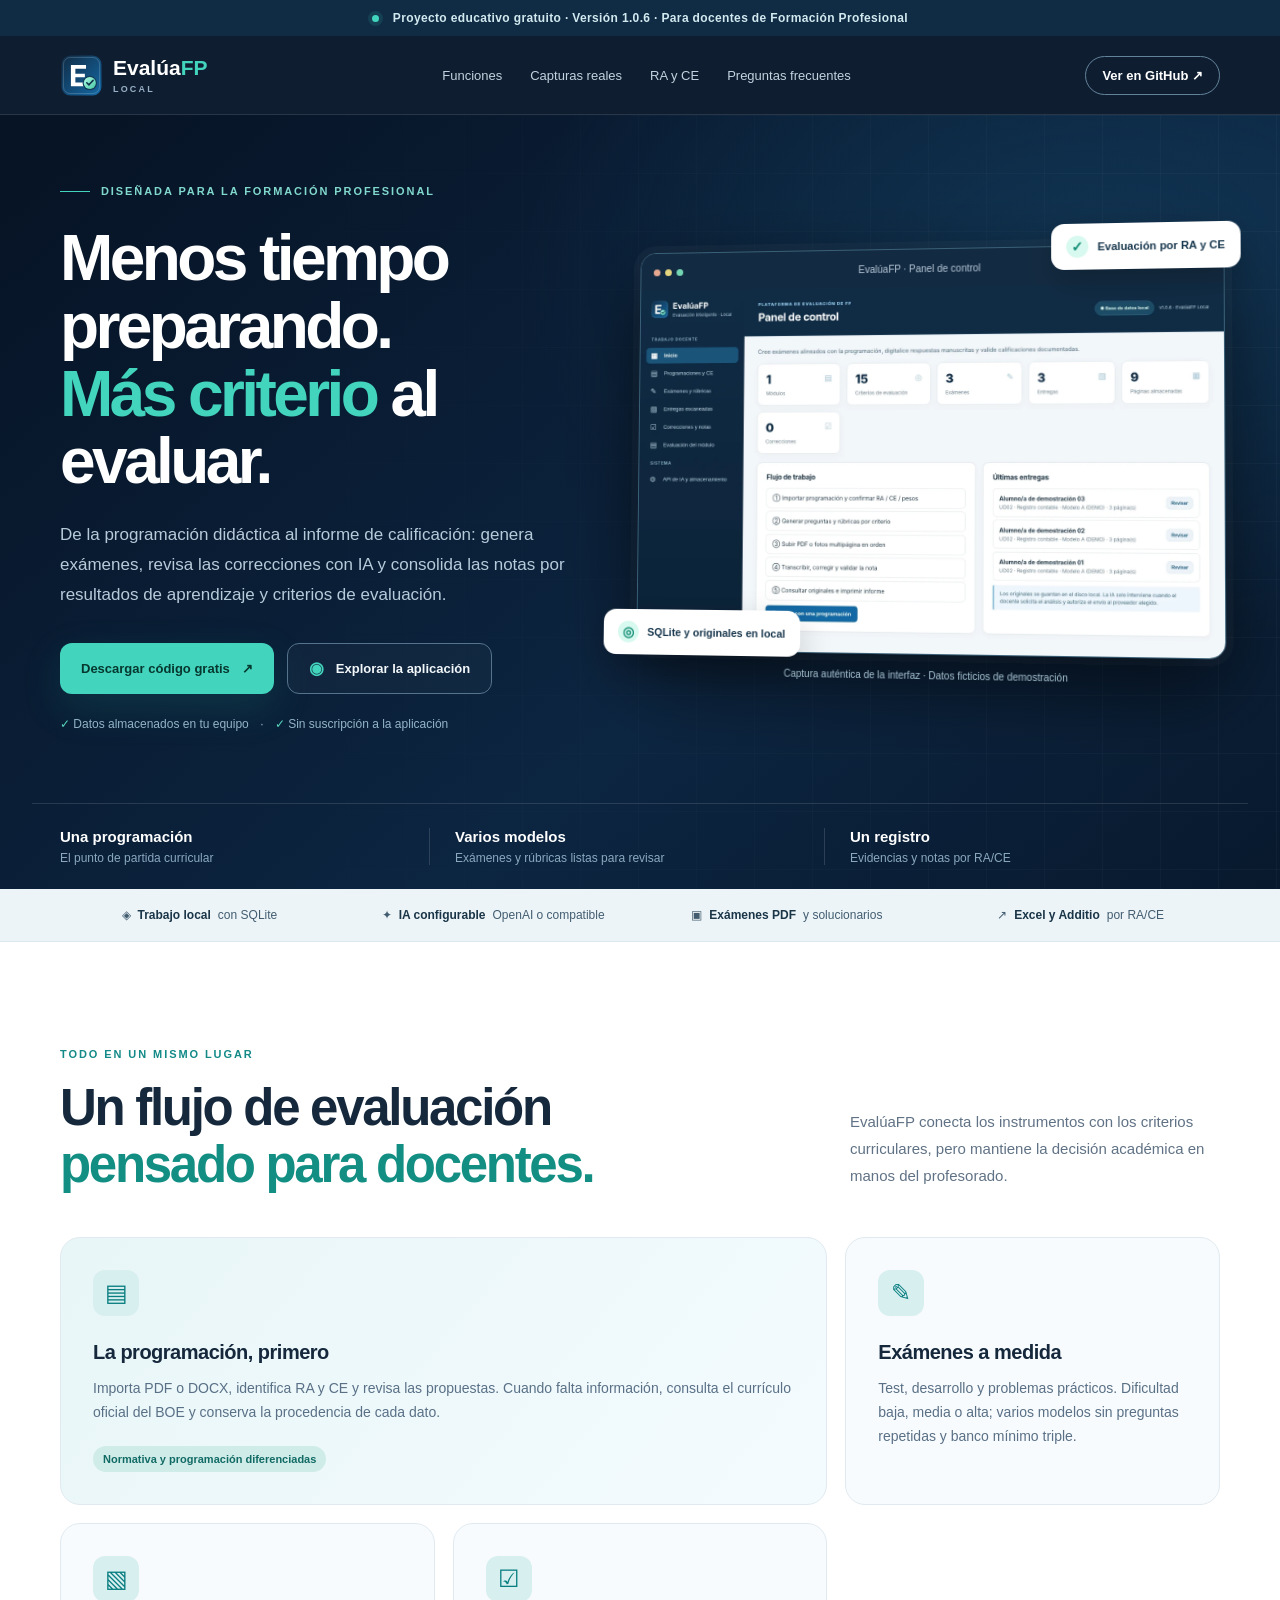
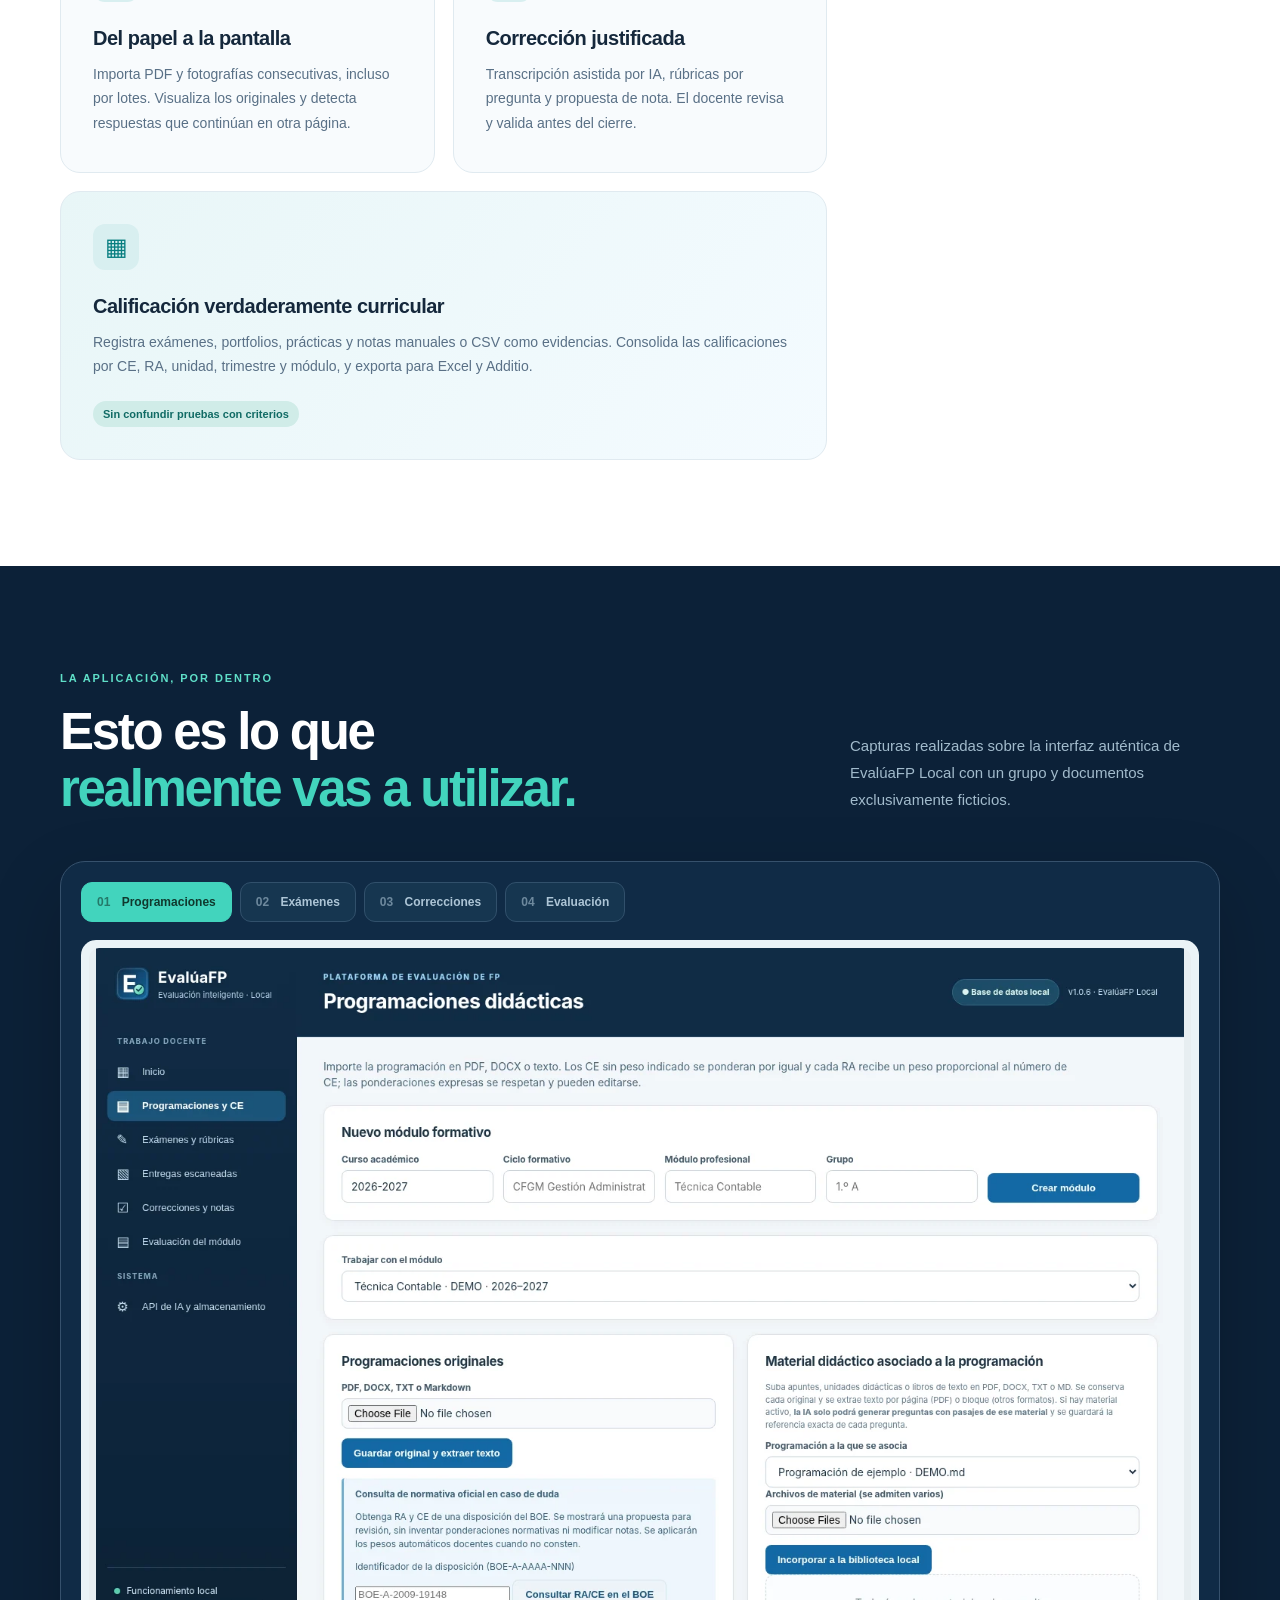
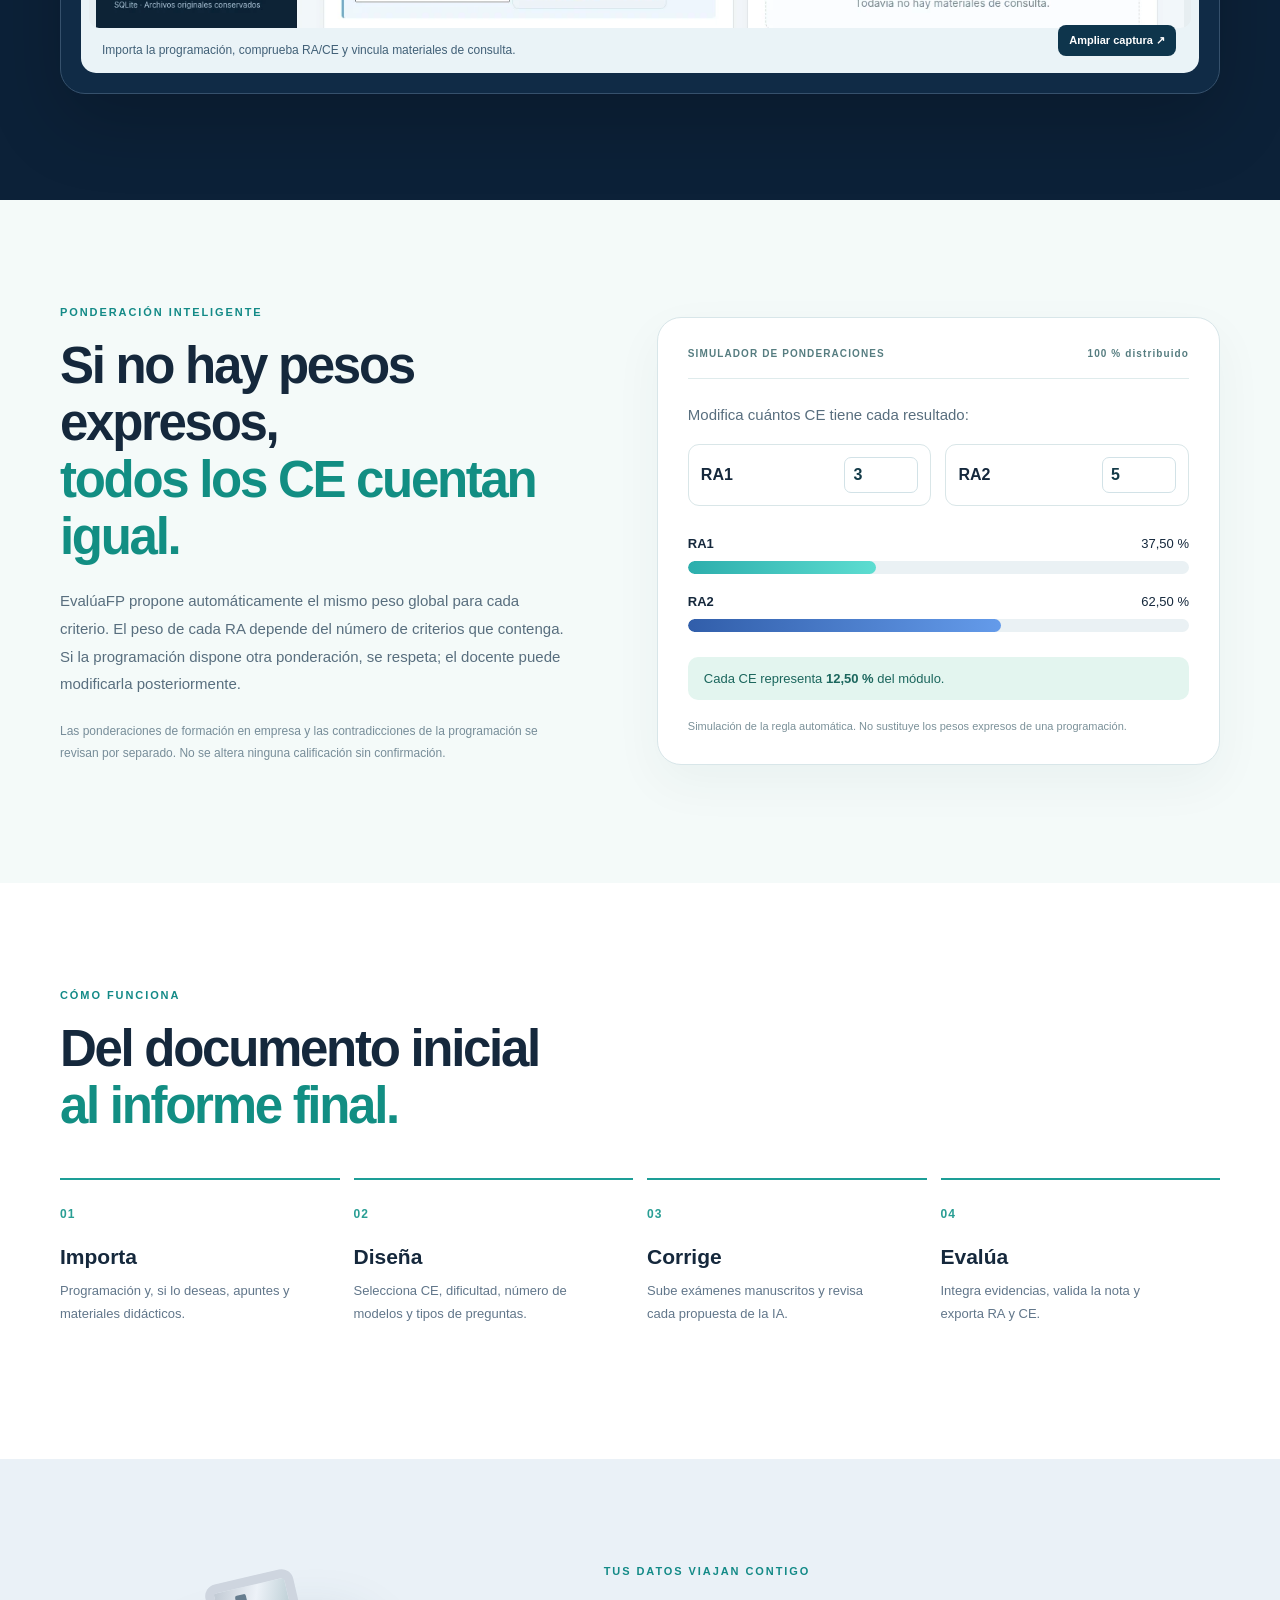
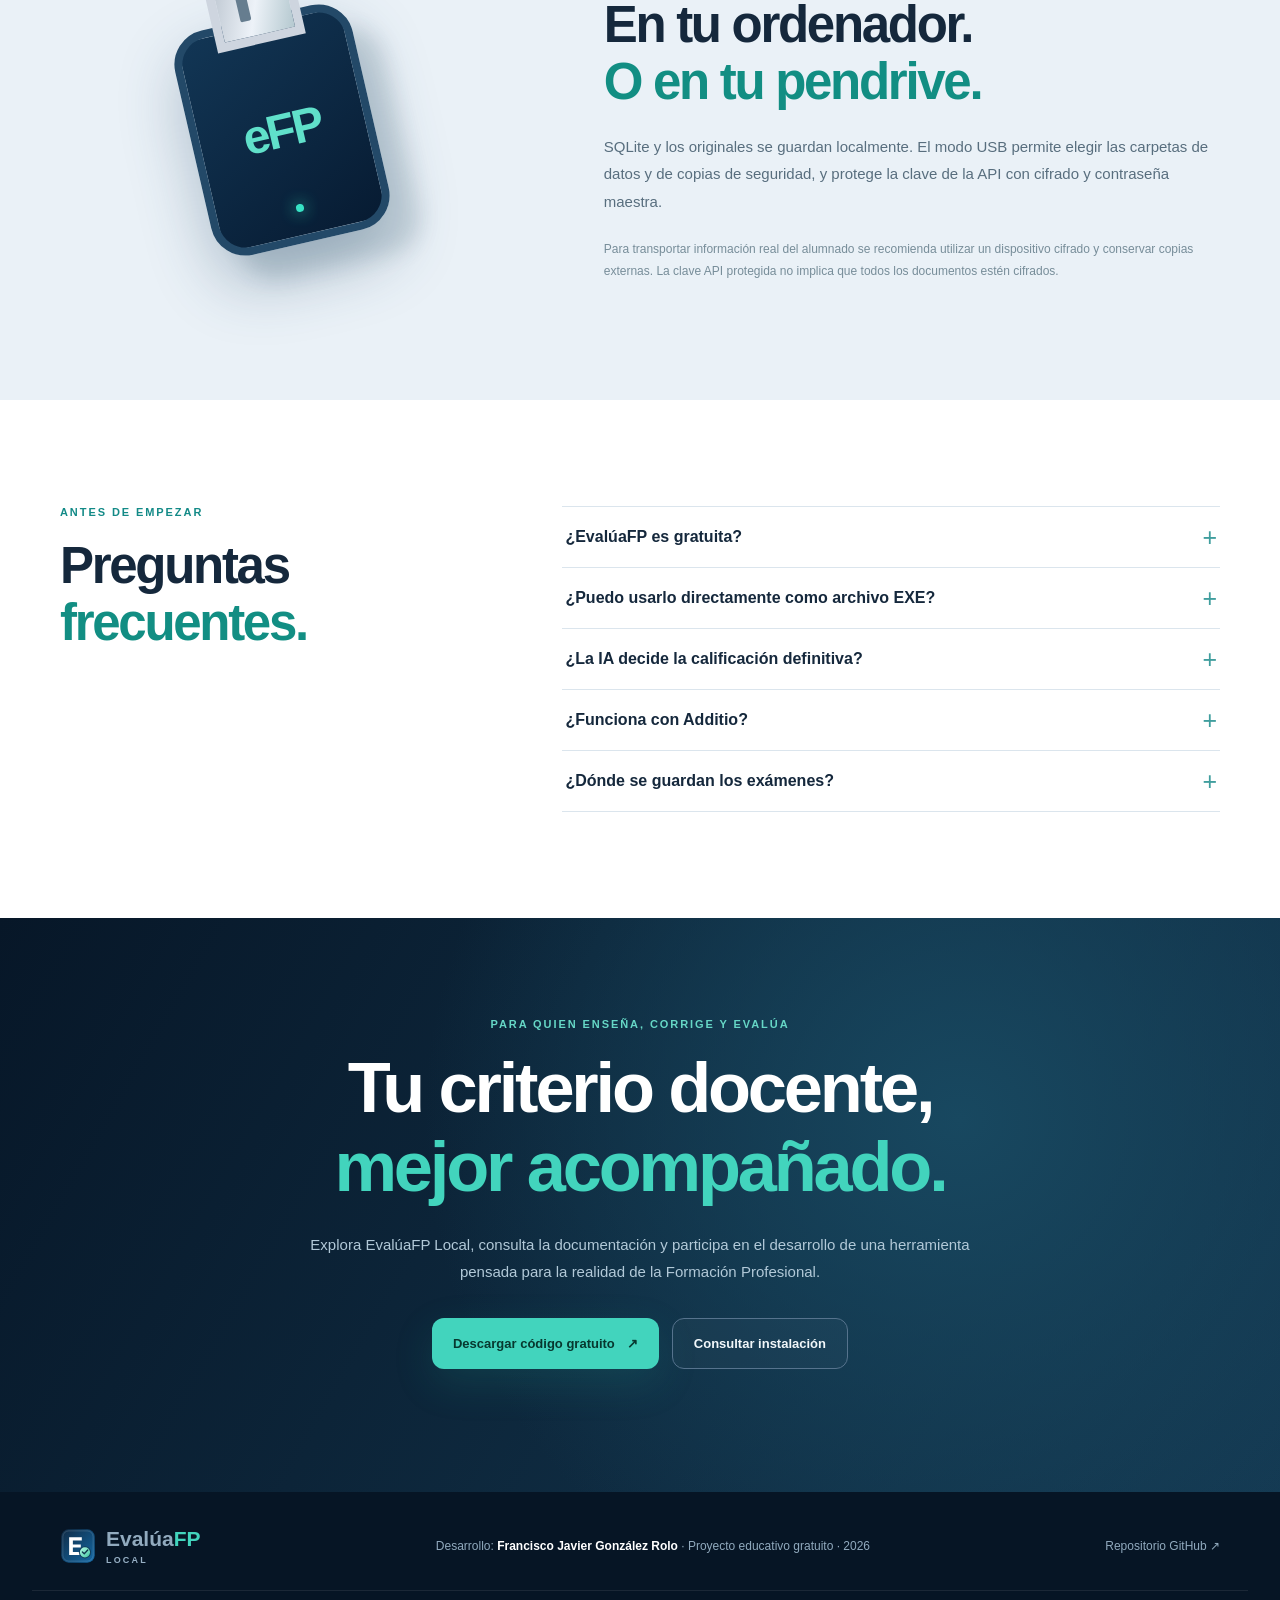
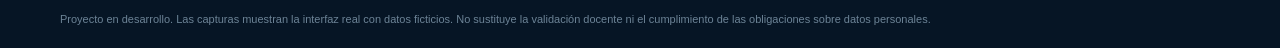
<file: docs/index.html>
<!doctype html>
<html lang="es">
<head>
  <meta charset="utf-8">
  <meta name="viewport" content="width=device-width, initial-scale=1">
  <meta name="color-scheme" content="dark light">
  <meta name="theme-color" content="#09172c">
  <meta name="description" content="EvalúaFP Local: genera exámenes alineados con los RA y CE, corrige manuscritos con IA bajo revisión docente y organiza la evaluación de FP. Descarga gratuita.">
  <meta property="og:type" content="website">
  <meta property="og:title" content="EvalúaFP Local · Evaluación de FP, con rigor y sin complicaciones">
  <meta property="og:description" content="Programaciones, exámenes, rúbricas, corrección asistida y evaluación curricular RA/CE. Gratuito, con SQLite local y modo USB.">
  <meta property="og:image" content="https://raw.githubusercontent.com/atreyu1968/EvaluaFP/main/docs/assets/screenshots/panel.webp">
  <title>EvalúaFP Local — La evaluación de FP, bajo tu control</title>
  <link rel="icon" type="image/svg+xml" href="assets/logo.svg">
  <link rel="stylesheet" href="assets/landing.css">
  <script src="assets/landing.js" defer></script>
</head>
<body>
  <a class="skip" href="#contenido">Saltar al contenido</a>
  <div class="announcement"><span class="announcement-dot"></span> Proyecto educativo gratuito · Versión 1.0.6 · Para docentes de Formación Profesional</div>
  <header class="site-header" id="inicio">
    <div class="wrap head-inner">
      <a class="wordmark" href="#inicio" aria-label="EvalúaFP, ir al inicio"><img src="assets/logo.svg" alt="" width="43" height="43"><span>Evalúa<span class="accent">FP</span><small>LOCAL</small></span></a>
      <nav class="main-nav" aria-label="Navegación principal"><a href="#funciones">Funciones</a><a href="#capturas">Capturas reales</a><a href="#ponderaciones">RA y CE</a><a href="#preguntas">Preguntas frecuentes</a></nav>
      <a class="nav-cta" href="https://github.com/atreyu1968/EvaluaFP" target="_blank" rel="noopener noreferrer">Ver en GitHub <span aria-hidden="true">↗</span></a>
    </div>
  </header>
  <main id="contenido">
    <section class="hero">
      <div class="hero-glow" aria-hidden="true"></div>
      <div class="wrap hero-grid">
        <div class="hero-copy">
          <div class="eyebrow"><span class="line"></span> DISEÑADA PARA LA FORMACIÓN PROFESIONAL</div>
          <h1>Menos tiempo preparando.<br><em>Más criterio</em> al evaluar.</h1>
          <p class="hero-sub">De la programación didáctica al informe de calificación: genera exámenes, revisa las correcciones con IA y consolida las notas por resultados de aprendizaje y criterios de evaluación.</p>
          <div class="hero-actions"><a class="btn btn-primary" href="https://github.com/atreyu1968/EvaluaFP/archive/refs/heads/main.zip" target="_blank" rel="noopener noreferrer">Descargar código gratis <span aria-hidden="true">↗</span></a><a class="btn btn-ghost" href="#capturas"><span class="play" aria-hidden="true">◉</span> Explorar la aplicación</a></div>
          <p class="hero-note"><span class="check">✓</span> Datos almacenados en tu equipo <span class="sep">·</span> <span class="check">✓</span> Sin suscripción a la aplicación</p>
        </div>
        <div class="hero-media">
          <div class="hero-chip topchip"><span class="mini-check">✓</span><span>Evaluación por RA y CE</span></div>
          <div class="app-frame"><div class="frame-header"><div class="traffic" aria-hidden="true"><i></i><i></i><i></i></div><span>EvalúaFP · Panel de control</span><span class="frame-local">● LOCAL</span></div><img src="assets/screenshots/panel.webp" alt="Captura real de EvalúaFP: panel de control de la aplicación con datos de demostración" width="1440" height="900" fetchpriority="high"></div>
          <div class="hero-chip bottomchip"><span class="mini-check">◎</span><span>SQLite y originales en local</span></div>
          <div class="demo-label">Captura auténtica de la interfaz · Datos ficticios de demostración</div>
        </div>
      </div>
      <div class="wrap hero-bottom"><div><strong>Una programación</strong><span>El punto de partida curricular</span></div><div><strong>Varios modelos</strong><span>Exámenes y rúbricas listas para revisar</span></div><div><strong>Un registro</strong><span>Evidencias y notas por RA/CE</span></div></div>
    </section>
    <section class="trust-band" aria-label="Características principales"><div class="wrap trust-items"><span>◈ <b>Trabajo local</b> con SQLite</span><span>✦ <b>IA configurable</b> OpenAI o compatible</span><span>▣ <b>Exámenes PDF</b> y solucionarios</span><span>↗ <b>Excel y Additio</b> por RA/CE</span></div></section>

    <section class="section features" id="funciones">
      <div class="wrap">
        <div class="section-top"><div><p class="kicker">TODO EN UN MISMO LUGAR</p><h2>Un flujo de evaluación<br><em>pensado para docentes.</em></h2></div><p>EvalúaFP conecta los instrumentos con los criterios curriculares, pero mantiene la decisión académica en manos del profesorado.</p></div>
        <div class="feature-grid">
          <article class="feature-card feature-wide"><div class="feature-symbol">▤</div><h3>La programación, primero</h3><p>Importa PDF o DOCX, identifica RA y CE y revisa las propuestas. Cuando falta información, consulta el currículo oficial del BOE y conserva la procedencia de cada dato.</p><span class="mini-pill">Normativa y programación diferenciadas</span></article>
          <article class="feature-card"><div class="feature-symbol">✎</div><h3>Exámenes a medida</h3><p>Test, desarrollo y problemas prácticos. Dificultad baja, media o alta; varios modelos sin preguntas repetidas y banco mínimo triple.</p></article>
          <article class="feature-card"><div class="feature-symbol">▧</div><h3>Del papel a la pantalla</h3><p>Importa PDF y fotografías consecutivas, incluso por lotes. Visualiza los originales y detecta respuestas que continúan en otra página.</p></article>
          <article class="feature-card"><div class="feature-symbol">☑</div><h3>Corrección justificada</h3><p>Transcripción asistida por IA, rúbricas por pregunta y propuesta de nota. El docente revisa y valida antes del cierre.</p></article>
          <article class="feature-card feature-wide"><div class="feature-symbol">▦</div><h3>Calificación verdaderamente curricular</h3><p>Registra exámenes, portfolios, prácticas y notas manuales o CSV como evidencias. Consolida las calificaciones por CE, RA, unidad, trimestre y módulo, y exporta para Excel y Additio.</p><span class="mini-pill">Sin confundir pruebas con criterios</span></article>
        </div>
      </div>
    </section>

    <section class="section screen-section" id="capturas">
      <div class="wrap">
        <div class="section-top"><div><p class="kicker">LA APLICACIÓN, POR DENTRO</p><h2>Esto es lo que<br><em>realmente vas a utilizar.</em></h2></div><p>Capturas realizadas sobre la interfaz auténtica de EvalúaFP Local con un grupo y documentos exclusivamente ficticios.</p></div>
        <div class="showcase">
          <div class="showcase-controls" role="tablist" aria-label="Capturas de la aplicación">
            <button role="tab" class="screen-tab active" aria-selected="true" aria-controls="screen-image" data-shot="programaciones"><span>01</span> Programaciones</button>
            <button role="tab" class="screen-tab" aria-selected="false" aria-controls="screen-image" data-shot="examenes"><span>02</span> Exámenes</button>
            <button role="tab" class="screen-tab" aria-selected="false" aria-controls="screen-image" data-shot="correcciones"><span>03</span> Correcciones</button>
            <button role="tab" class="screen-tab" aria-selected="false" aria-controls="screen-image" data-shot="evaluacion"><span>04</span> Evaluación</button>
          </div>
          <div class="showcase-inner"><figure><img id="screen-image" src="assets/screenshots/programaciones.webp" alt="Captura real de la sección Programaciones didácticas de EvalúaFP con datos ficticios" width="1440" height="900" loading="lazy"><figcaption id="screen-caption">Importa la programación, comprueba RA/CE y vincula materiales de consulta.</figcaption></figure><button class="zoom-button" id="zoom-shot" type="button" aria-label="Ampliar captura">Ampliar captura <span aria-hidden="true">↗</span></button></div>
        </div>
      </div>
    </section>

    <section class="section weight-section" id="ponderaciones">
      <div class="wrap weight-grid">
        <div><p class="kicker">PONDERACIÓN INTELIGENTE</p><h2>Si no hay pesos expresos,<br><em>todos los CE cuentan igual.</em></h2><p>EvalúaFP propone automáticamente el mismo peso global para cada criterio. El peso de cada RA depende del número de criterios que contenga. Si la programación dispone otra ponderación, se respeta; el docente puede modificarla posteriormente.</p><p class="quiet-note">Las ponderaciones de formación en empresa y las contradicciones de la programación se revisan por separado. No se altera ninguna calificación sin confirmación.</p></div>
        <div class="calculator" aria-label="Ejemplo interactivo de ponderación por criterios"><div class="calc-header"><span>SIMULADOR DE PONDERACIONES</span><span>100 % distribuido</span></div><p>Modifica cuántos CE tiene cada resultado:</p><div class="calc-inputs"><label>RA1 <input id="count-ra1" type="number" value="3" min="1" max="30" step="1"></label><label>RA2 <input id="count-ra2" type="number" value="5" min="1" max="30" step="1"></label></div><div class="weight-bars"><div class="weight-label"><strong>RA1</strong><span id="weight-ra1">37,50 %</span></div><div class="bar"><div id="bar-ra1" class="bar-fill a" style="width:37.5%"></div></div><div class="weight-label"><strong>RA2</strong><span id="weight-ra2">62,50 %</span></div><div class="bar"><div id="bar-ra2" class="bar-fill b" style="width:62.5%"></div></div></div><div class="calc-result">Cada CE representa <b id="weight-ce">12,50 %</b> del módulo.</div><small>Simulación de la regla automática. No sustituye los pesos expresos de una programación.</small></div>
      </div>
    </section>

    <section class="section workflow"><div class="wrap"><div class="section-top"><div><p class="kicker">CÓMO FUNCIONA</p><h2>Del documento inicial<br><em>al informe final.</em></h2></div></div><div class="steps"><div><b>01</b><h3>Importa</h3><p>Programación y, si lo deseas, apuntes y materiales didácticos.</p></div><div><b>02</b><h3>Diseña</h3><p>Selecciona CE, dificultad, número de modelos y tipos de preguntas.</p></div><div><b>03</b><h3>Corrige</h3><p>Sube exámenes manuscritos y revisa cada propuesta de la IA.</p></div><div><b>04</b><h3>Evalúa</h3><p>Integra evidencias, valida la nota y exporta RA y CE.</p></div></div></div></section>

    <section class="section portability"><div class="wrap portability-inner"><div class="usb-art" aria-hidden="true"><div class="usb-outline"><span>eFP</span><i></i></div><div class="usb-shadow"></div></div><div><p class="kicker">TUS DATOS VIAJAN CONTIGO</p><h2>En tu ordenador.<br><em>O en tu pendrive.</em></h2><p>SQLite y los originales se guardan localmente. El modo USB permite elegir las carpetas de datos y de copias de seguridad, y protege la clave de la API con cifrado y contraseña maestra.</p><p class="quiet-note">Para transportar información real del alumnado se recomienda utilizar un dispositivo cifrado y conservar copias externas. La clave API protegida no implica que todos los documentos estén cifrados.</p></div></div></section>

    <section class="section faq" id="preguntas"><div class="wrap faq-grid"><div><p class="kicker">ANTES DE EMPEZAR</p><h2>Preguntas<br><em>frecuentes.</em></h2></div><div class="faq-list"><details><summary>¿EvalúaFP es gratuita?</summary><p>El proyecto se ofrece gratuitamente. Las API externas de inteligencia artificial, como OpenAI o servicios compatibles, pueden tener costes independientes. El programa puede gestionar archivos y calificaciones locales sin utilizarlas.</p></details><details><summary>¿Puedo usarlo directamente como archivo EXE?</summary><p>El repositorio ofrece el código fuente y los scripts de compilación para Windows. Para obtener un EXE debe compilarse o descargarse una versión binaria verificada cuando se publique. No se garantiza un instalador ya compilado en el repositorio.</p></details><details><summary>¿La IA decide la calificación definitiva?</summary><p>No. La IA propone transcripciones, correspondencias curriculares y calificaciones. El docente revisa las evidencias y valida los resultados antes del cierre.</p></details><details><summary>¿Funciona con Additio?</summary><p>Genera archivos Excel y CSV/TSV de configuración curricular y calificaciones por RA/CE. El formato exacto de importación debe comprobarse con la configuración de Additio disponible en cada centro.</p></details><details><summary>¿Dónde se guardan los exámenes?</summary><p>Los PDF e imágenes originales se conservan en el almacenamiento local y sus metadatos en SQLite. El docente puede configurar carpetas y respaldos, incluso en USB.</p></details></div></div></section>

    <section class="final-cta"><div class="wrap cta-content"><p class="kicker">PARA QUIEN ENSEÑA, CORRIGE Y EVALÚA</p><h2>Tu criterio docente,<br><em>mejor acompañado.</em></h2><p>Explora EvalúaFP Local, consulta la documentación y participa en el desarrollo de una herramienta pensada para la realidad de la Formación Profesional.</p><div class="hero-actions"><a class="btn btn-primary" href="https://github.com/atreyu1968/EvaluaFP/archive/refs/heads/main.zip" target="_blank" rel="noopener noreferrer">Descargar código gratuito <span aria-hidden="true">↗</span></a><a class="btn btn-ghost" href="https://github.com/atreyu1968/EvaluaFP#inicio-en-windows-desde-el-c%C3%B3digo-fuente" target="_blank" rel="noopener noreferrer">Consultar instalación</a></div></div></section>
  </main>
  <footer class="footer"><div class="wrap footer-inner"><div class="wordmark"><img src="assets/logo.svg" alt="" width="36" height="36"><span>Evalúa<span class="accent">FP</span><small>LOCAL</small></span></div><p>Desarrollo: <strong>Francisco Javier González Rolo</strong> · Proyecto educativo gratuito · 2026</p><a href="https://github.com/atreyu1968/EvaluaFP" rel="noopener noreferrer" target="_blank">Repositorio GitHub ↗</a></div><div class="wrap legal">Proyecto en desarrollo. Las capturas muestran la interfaz real con datos ficticios. No sustituye la validación docente ni el cumplimiento de las obligaciones sobre datos personales.</div></footer>
  <dialog id="lightbox" class="lightbox" aria-label="Captura ampliada"><form method="dialog"><button class="lightbox-close" aria-label="Cerrar captura">✕</button></form><img id="lightbox-image" src="assets/screenshots/programaciones.webp" alt="Captura ampliada de EvalúaFP"><p id="lightbox-caption"></p></dialog>
</body>
</html>
</file>
<file: docs/assets/landing.css>
:root{--navy:#09172c;--navy2:#0e2744;--line:#dbe5ed;--teal:#42d4bd;--text:#15283c;--muted:#607285;--soft:#f3f7fb;--radius:22px}*{box-sizing:border-box}html{scroll-behavior:smooth}body{margin:0;font-family:Inter,ui-sans-serif,-apple-system,BlinkMacSystemFont,'Segoe UI',sans-serif;color:var(--text);background:#fff;-webkit-font-smoothing:antialiased}button,input{font:inherit}a{text-decoration:none;color:inherit}button{cursor:pointer}.skip{position:absolute;left:-9999px}.skip:focus{left:15px;top:15px;z-index:999;background:#fff;padding:10px}.wrap{max-width:1216px;padding:0 28px;margin:auto}.accent,.section-top em,.weight-grid h2 em,.workflow h2 em,.portability h2 em,.faq h2 em,.final-cta h2 em{color:#128e83;font-style:normal}.announcement{text-align:center;padding:11px 18px;color:#d2e9ef;font-size:12px;font-weight:650;background:#102c45;letter-spacing:.03em}.announcement-dot{display:inline-block;width:7px;height:7px;border-radius:50%;background:var(--teal);box-shadow:0 0 0 4px #3dd1b51d;margin-right:10px}.site-header{position:sticky;top:0;z-index:70;background:rgba(8,22,42,.97);backdrop-filter:blur(14px);border-bottom:1px solid #ffffff1c;color:#fff}.head-inner{height:78px;display:flex;align-items:center;justify-content:space-between;gap:26px}.wordmark{display:inline-flex;align-items:center;gap:10px;font-weight:840;font-size:21px;line-height:1}.wordmark img{border-radius:11px}.wordmark .accent{color:var(--teal)}.wordmark small{display:block;font-size:9px;font-weight:780;letter-spacing:.24em;color:#97b0c5;margin-top:7px}.main-nav{display:flex;gap:28px;font-size:13px;color:#c2d3df}.main-nav a:hover,.footer a:hover{color:var(--teal)}.nav-cta{font-size:13px;font-weight:750;padding:11px 16px;border:1px solid #62839a;border-radius:100px;white-space:nowrap}.nav-cta:hover{border-color:var(--teal)}.hero{background:radial-gradient(ellipse 44% 50% at 85% 20%,#16496b72,transparent),linear-gradient(140deg,#071426 5%,#0c2541 62%,#08192d);color:#fff;overflow:hidden;position:relative}.hero:before{content:'';position:absolute;inset:0;background-image:linear-gradient(#ffffff08 1px,transparent 1px),linear-gradient(90deg,#ffffff08 1px,transparent 1px);background-size:58px 58px;mask-image:linear-gradient(90deg,transparent 10%,black 100%);pointer-events:none}.hero-grid{min-height:650px;display:grid;grid-template-columns:.98fr 1.1fr;align-items:center;gap:45px;padding-top:70px;padding-bottom:60px;position:relative}.hero-copy{position:relative;z-index:2}.eyebrow,.kicker{font-size:11px;letter-spacing:.175em;font-weight:850}.eyebrow{display:flex;align-items:center;gap:11px;color:#81d9ce}.eyebrow .line{height:1px;width:30px;background:var(--teal)}h1,h2,h3,p{margin-top:0}.hero h1{font-size:clamp(46px,5vw,69px);letter-spacing:-.056em;line-height:1.06;margin:28px 0 24px;font-weight:850}.hero h1 em{font-style:normal;color:var(--teal)}.hero-sub{font-size:17px;line-height:1.76;color:#b6cbda;max-width:570px}.hero-actions{display:flex;flex-wrap:wrap;gap:13px;margin:33px 0 23px}.btn{display:inline-flex;align-items:center;justify-content:center;gap:12px;border-radius:12px;min-height:51px;padding:14px 21px;font-weight:800;font-size:13px;transition:transform .2s ease,background .2s ease}.btn:hover{transform:translateY(-2px)}.btn-primary{background:var(--teal);color:#07382f;box-shadow:0 14px 40px #24ba9c25}.btn-primary:hover{background:#7ae6d4}.btn-ghost{border:1px solid #56738d;color:#f2f7fa;background:#ffffff07}.btn-ghost:hover{background:#ffffff14}.play{font-size:17px;color:var(--teal)}.hero-note{font-size:12px;color:#93b4c8}.check{color:#57d8be}.sep{margin:0 8px}.hero-media{position:relative;min-width:0;transform:perspective(1300px) rotateY(-6deg) rotateX(2deg)}.app-frame{border:1px solid #396077;border-radius:16px;box-shadow:0 28px 82px #0009,0 0 0 7px #ffffff09;background:#0f2032;overflow:hidden;transform-origin:center}.frame-header{height:38px;display:flex;align-items:center;justify-content:space-between;padding:0 13px;color:#b8c8d8;font-size:10px;background:#132b42}.traffic{display:flex;gap:5px}.traffic i{display:block;width:7px;height:7px;border-radius:50%;background:#e7a890}.traffic i:nth-child(2){background:#e6d57f}.traffic i:nth-child(3){background:#74d5b2}.frame-local{color:#69d6ba;letter-spacing:.1em;font-size:9px}.app-frame img{display:block;width:100%;height:auto;aspect-ratio:16/10;object-fit:cover;object-position:top left}.hero-chip{position:absolute;z-index:3;display:flex;gap:9px;align-items:center;background:#fff;color:#18374d;font-size:11px;font-weight:800;border-radius:13px;padding:12px 15px;box-shadow:0 14px 35px #0003;transform:rotateY(6deg)}.topchip{top:-22px;right:-16px}.bottomchip{bottom:22px;left:-35px}.mini-check{display:grid;place-items:center;width:22px;height:22px;background:#d8f9ef;border-radius:50%;color:#168f77;font-size:14px}.demo-label{font-size:10px;color:#a6c3d2;text-align:center;margin-top:15px;transform:rotateY(6deg)}.hero-bottom{border-top:1px solid #ffffff20;display:grid;grid-template-columns:repeat(3,1fr);position:relative;padding-top:24px;padding-bottom:24px;gap:25px}.hero-bottom>div{border-right:1px solid #ffffff24;padding-right:24px}.hero-bottom>div:last-child{border:0}.hero-bottom strong{display:block;color:#fff;font-size:15px}.hero-bottom span{display:block;color:#8aa9bf;margin-top:6px;font-size:12px}.trust-band{background:#ecf4f7;border-bottom:1px solid #dce8ef}.trust-items{display:grid;grid-template-columns:repeat(4,1fr);gap:15px;padding-top:19px;padding-bottom:19px;font-size:12px;color:#425c70;text-align:center}.trust-items span{display:flex;align-items:center;justify-content:center;gap:7px}.trust-items b{color:#1a3548}.section{padding:106px 0;scroll-margin-top:95px}.section-top{display:flex;align-items:end;justify-content:space-between;gap:40px;margin-bottom:44px}.kicker{color:#138a87;margin-bottom:19px}.section-top h2,.weight-grid h2,.workflow h2,.portability h2,.faq h2,.final-cta h2{font-size:clamp(34px,4vw,51px);line-height:1.12;font-weight:830;letter-spacing:-.045em;margin:0}.section-top>p{max-width:370px;line-height:1.8;color:var(--muted);font-size:15px;margin:0 0 4px}.features{background:#fff}.feature-grid{display:grid;grid-template-columns:repeat(3,1fr);gap:18px}.feature-card{border:1px solid #e0eaf0;border-radius:20px;background:#f8fbfd;padding:32px;min-height:250px;transition:box-shadow .2s,transform .2s}.feature-card:hover{transform:translateY(-4px);box-shadow:0 18px 35px #152e3f0d}.feature-wide{grid-column:span 2;background:linear-gradient(130deg,#e8f6f7,#f4fbff)}.feature-symbol{display:grid;place-items:center;width:46px;height:46px;border-radius:12px;background:#d8eff0;color:#087e80;font-size:24px;margin-bottom:25px}.feature-card h3{font-size:20px;letter-spacing:-.025em;margin-bottom:12px}.feature-card p{line-height:1.72;font-size:14px;color:#597086;margin:0}.mini-pill{display:inline-block;background:#d0ece8;color:#116b65;padding:7px 10px;border-radius:50px;font-size:11px;font-weight:750;margin-top:22px}.screen-section{background:#0c2138;color:#fff}.screen-section .section-top>p{color:#a2bbcc}.screen-section .kicker{color:#5fdfc8}.screen-section h2 em{color:var(--teal)}.showcase{border:1px solid #36516c;border-radius:25px;background:#102b46;padding:20px;box-shadow:0 28px 75px #0003}.showcase-controls{display:flex;flex-wrap:wrap;gap:8px;margin-bottom:18px}.screen-tab{background:#163650;color:#adc5d6;border:1px solid #31506b;border-radius:11px;padding:12px 15px;font-size:12px;font-weight:800}.screen-tab span{opacity:.58;margin-right:8px}.screen-tab:hover{background:#21415b}.screen-tab.active{background:var(--teal);border-color:var(--teal);color:#10392e}.showcase-inner{background:#eaf3f7;border-radius:15px;padding:8px;position:relative}.showcase-inner figure{margin:0}.showcase-inner figure img{display:block;width:100%;height:auto;max-height:680px;object-fit:contain;object-position:top;border-radius:10px;background:#e7eef1}.showcase-inner figcaption{font-size:12px;color:#416077;padding:15px 13px 8px}.zoom-button{position:absolute;right:23px;bottom:17px;border:0;background:#0e354c;color:#fff;border-radius:8px;padding:9px 11px;font-size:11px;font-weight:700}.weight-section{background:#f4faf9}.weight-grid{display:grid;grid-template-columns:.9fr 1fr;gap:90px;align-items:center}.weight-grid>div>p:not(.kicker),.portability p:not(.kicker){color:#586e7e;line-height:1.85;font-size:15px;margin-top:22px}.quiet-note{font-size:12px!important;color:#778d99!important}.calculator{background:#fff;border:1px solid #d8e6e9;padding:30px;border-radius:24px;box-shadow:0 18px 50px #0f42450c}.calc-header{display:flex;justify-content:space-between;gap:8px;font-size:10px;letter-spacing:.11em;font-weight:850;color:#567d80;border-bottom:1px solid #dfebec;padding-bottom:19px}.calculator>p{font-size:13px;color:#617b86;margin:24px 0 15px}.calc-inputs{display:grid;grid-template-columns:1fr 1fr;gap:14px}.calc-inputs label{display:flex;align-items:center;justify-content:space-between;gap:12px;border:1px solid #d9e6e8;padding:12px;border-radius:11px;font-weight:800}.calc-inputs input{width:74px;border:1px solid #d2e2e7;border-radius:7px;padding:8px;font-weight:700;color:#133a48}.weight-bars{margin-top:30px}.weight-label{display:flex;justify-content:space-between;margin:20px 0 10px;font-size:13px}.bar{height:13px;background:#eaf1f4;border-radius:25px;overflow:hidden}.bar-fill{height:100%;border-radius:25px;transition:width .35s}.bar-fill.a{background:linear-gradient(90deg,#2caeac,#5dddd1)}.bar-fill.b{background:linear-gradient(90deg,#315eaa,#649bea)}.calc-result{background:#e3f5ef;border-radius:10px;padding:14px 16px;color:#1b665d;font-size:13px;margin:25px 0 16px}.calculator small{font-size:11px;color:#7b9199}.workflow{background:#fff}.steps{display:grid;grid-template-columns:repeat(4,1fr);gap:14px}.steps>div{border-top:2px solid #1d9e97;padding:24px 15px 15px 0}.steps b{font-size:12px;color:#299e94;letter-spacing:.08em}.steps h3{font-size:21px;margin:23px 0 11px}.steps p{font-size:13px;color:#61768a;line-height:1.75;max-width:245px}.portability{background:#eaf1f7}.portability-inner{display:grid;grid-template-columns:.72fr 1fr;align-items:center;gap:100px}.usb-art{height:310px;display:flex;justify-content:center;align-items:center;position:relative}.usb-outline{width:182px;height:230px;background:linear-gradient(150deg,#123655,#071b32);border:8px solid #234968;border-radius:35px;position:relative;display:grid;place-items:center;box-shadow:25px 30px 20px #2b526328,0 28px 65px #294d6d55;transform:rotate(-13deg)}.usb-outline:before{content:'';width:72px;height:50px;position:absolute;top:-50px;border-radius:12px 12px 0 0;background:linear-gradient(110deg,#c1cad4,#edf2f8,#b4c8cf);border:9px solid #ced5df}.usb-outline:after{content:'';width:11px;height:27px;background:#667d8f;position:absolute;top:-34px;left:67px;border-radius:2px}.usb-outline span{color:#60e0ca;font-size:48px;font-weight:900;letter-spacing:-.06em}.usb-outline i{position:absolute;bottom:23px;width:8px;height:8px;border-radius:50%;background:#37e2c4;box-shadow:0 0 15px #33e9c3}.faq{background:#fff}.faq-grid{display:grid;grid-template-columns:.65fr 1fr;gap:75px}.faq-list{border-top:1px solid var(--line)}.faq-list details{border-bottom:1px solid var(--line);padding:21px 3px}.faq-list summary{font-size:16px;font-weight:760;cursor:pointer;list-style:none;position:relative;padding-right:30px}.faq-list summary:after{content:'+';font-size:25px;font-weight:350;position:absolute;right:0;top:-5px;color:#409e9e}.faq-list details[open] summary:after{content:'−'}.faq-list p{color:#657a8c;line-height:1.75;font-size:13px;margin:14px 0 0}.final-cta{padding:100px 0;background:radial-gradient(circle at 75% 35%,#184860 0,transparent 52%),linear-gradient(120deg,#071728,#143952);color:#fff;text-align:center}.final-cta .kicker{color:#66d7c6}.final-cta h2{font-size:clamp(44px,5.5vw,72px)}.final-cta h2 em{color:var(--teal)}.final-cta p:not(.kicker){font-size:15px;color:#b2c9d8;line-height:1.8;max-width:700px;margin:24px auto 0}.final-cta .hero-actions{justify-content:center}.footer{background:#061525;color:#91aabe;padding:36px 0 20px}.footer-inner{display:flex;align-items:center;justify-content:space-between;gap:20px;font-size:12px}.footer-inner p{margin:0}.footer-inner strong{color:#fff}.footer-inner a{white-space:nowrap}.legal{margin-top:25px;border-top:1px solid #ffffff15;padding-top:20px;color:#6c8396;font-size:11px;line-height:1.6}.lightbox{position:fixed;inset:0;max-width:min(96vw,1560px);max-height:95vh;border:0;border-radius:14px;background:#f0f5f7;box-shadow:0 20px 100px #0009;padding:12px}.lightbox::backdrop{background:#001422d9}.lightbox img{width:100%;max-height:83vh;object-fit:contain}.lightbox p{text-align:center;font-size:13px;color:#42596a;margin:8px}.lightbox-close{position:absolute;right:15px;top:14px;background:#122e46;color:#fff;border:0;border-radius:8px;padding:9px 12px;z-index:2}@media(max-width:1050px){.main-nav{display:none}.hero-grid{grid-template-columns:1fr;min-height:auto;padding-top:75px}.hero-copy{max-width:740px}.hero h1{max-width:780px}.hero-media{max-width:900px;transform:none}.hero-chip{transform:none}.demo-label{transform:none}.feature-grid{grid-template-columns:repeat(2,1fr)}.feature-wide{grid-column:span 2}.weight-grid,.portability-inner{gap:35px}}@media(max-width:720px){.wrap{padding-left:20px;padding-right:20px}.head-inner{height:67px}.nav-cta{font-size:11px;padding:10px}.hero-grid{padding-top:55px;padding-bottom:45px;gap:55px}.hero h1{font-size:clamp(42px,10vw,62px)}.hero-sub{font-size:15px}.hero-chip{display:none}.hero-bottom{grid-template-columns:1fr;gap:14px}.hero-bottom>div{border:0;padding:0}.trust-items{grid-template-columns:1fr 1fr}.trust-items span{font-size:11px}.section{padding:75px 0}.section-top{display:block}.section-top>p{margin-top:20px}.feature-grid,.weight-grid,.portability-inner,.faq-grid{grid-template-columns:1fr}.feature-wide{grid-column:span 1}.feature-card{min-height:0;padding:26px}.showcase{padding:9px}.screen-tab{padding:10px 12px}.showcase-inner figcaption{padding-bottom:44px}.steps{grid-template-columns:repeat(2,1fr)}.portability-inner{gap:0}.usb-art{height:210px}.usb-outline{transform:scale(.75) rotate(-13deg)}.footer-inner{flex-wrap:wrap}.footer-inner p{order:3;width:100%}.calculator{padding:22px}.weight-grid{gap:40px}.hero-actions .btn{width:100%}}@media(prefers-reduced-motion:reduce){html{scroll-behavior:auto}*,*:before,*:after{transition:none!important;animation:none!important}}
</file>
